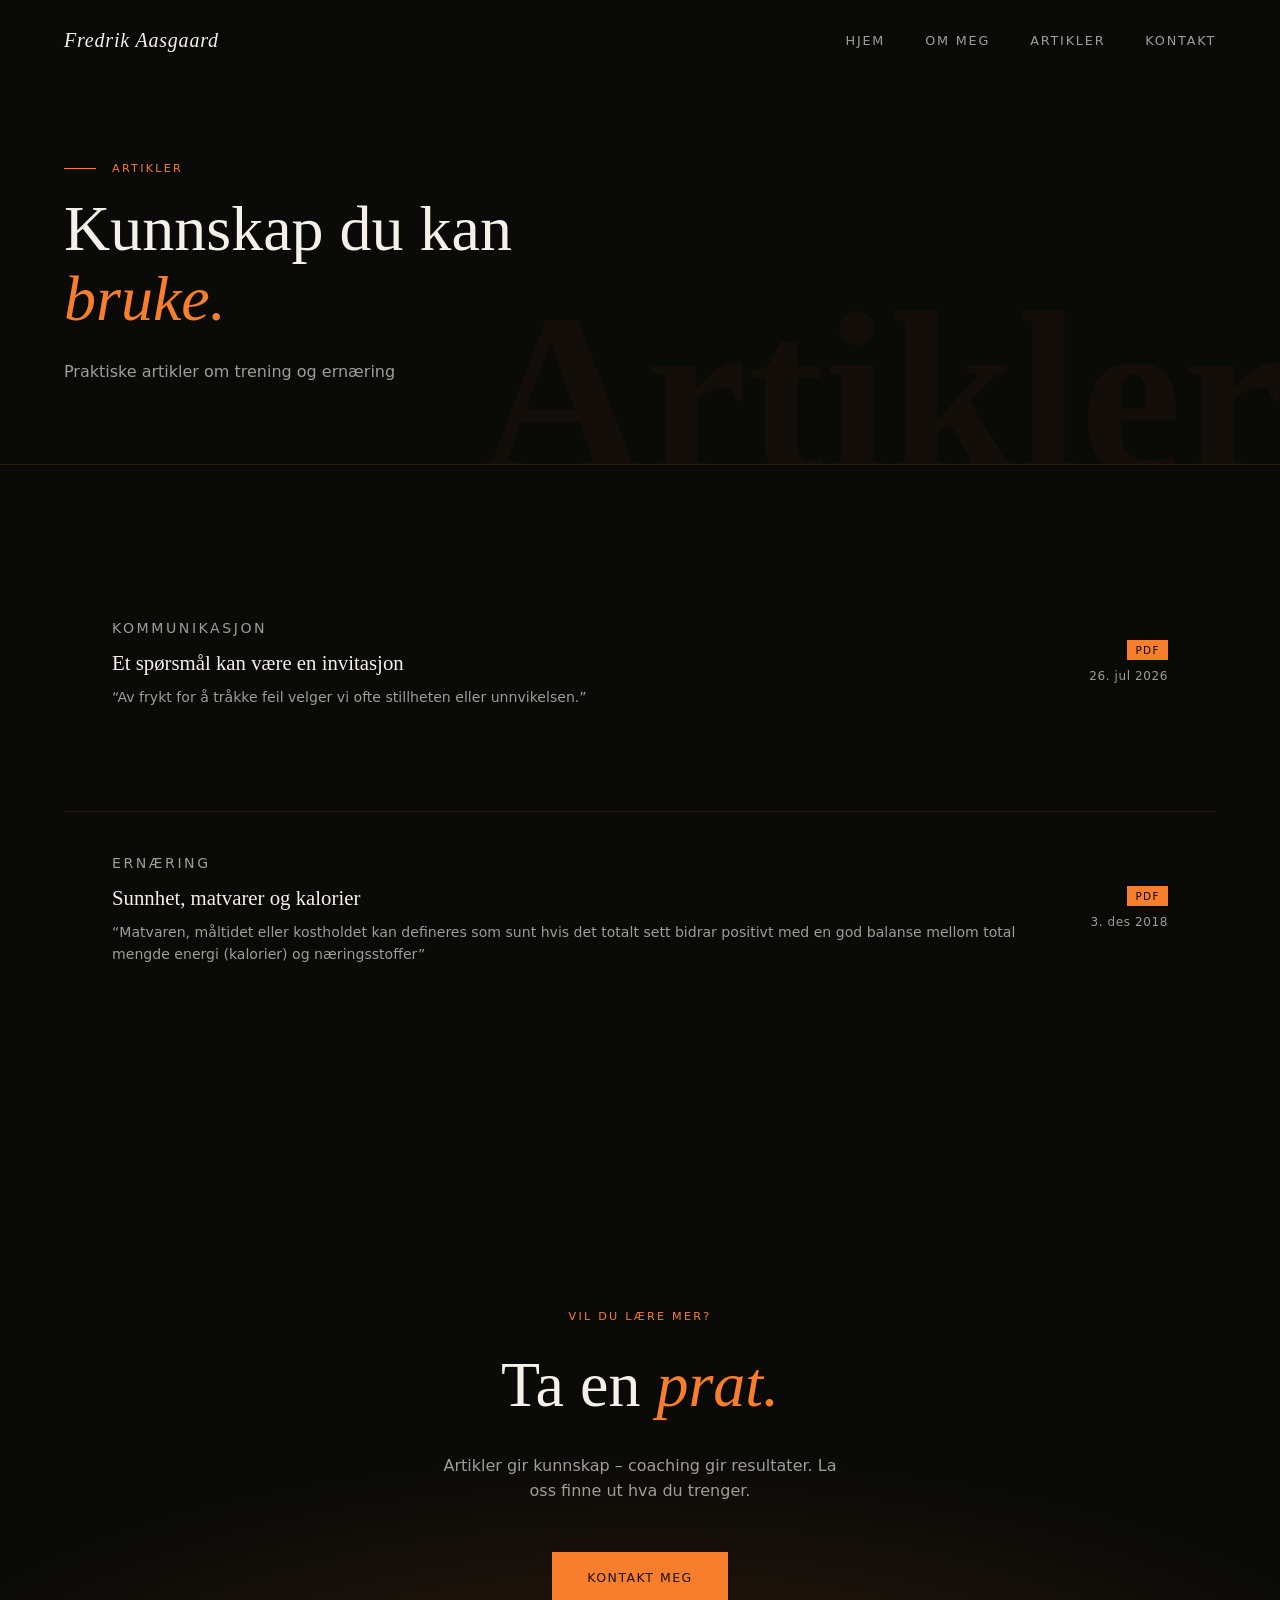
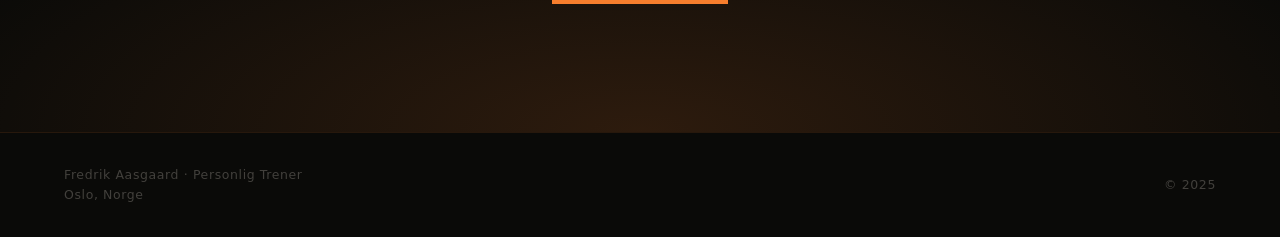
<file: artikler.html>
<!DOCTYPE html>
<html lang="no">
<head>
  <meta charset="UTF-8">
  <meta name="viewport" content="width=device-width, initial-scale=1.0">
  <meta name="robots" content="noindex, nofollow">
  <meta name="description" content="Artikler om styrketrening, ernæring og livsstil fra Fredrik Aasgaard – personlig trener i Oslo.">
  <title>Artikler — Fredrik Aasgaard · Personlig Trener</title>
  <link rel="stylesheet" href="style.css">
</head>
<body>

<nav class="nav" id="main-nav">
  <h2>Fredrik Aasgaard</h2>
  <ul>
    <li><a href="index.html">Hjem</a></li>
    <li><a href="ommeg.html">Om meg</a></li>
    <li><a href="artikler.html">Artikler</a></li>
    <li><a href="kontakt.html">Kontakt</a></li>
  </ul>
</nav>

<main>
<header class="page-header" data-title="Artikler">
  <div class="page-header-text">
    <div class="section-label reveal">Artikler</div>
    <h1 class="reveal">Kunnskap du kan <em>bruke.</em></h1>
    <p class="reveal">Praktiske artikler om trening og ernæring</p>
  </div>
</header>

<section class="section">

  <!--
  =====================================================
  LEGG TIL NY ARTIKKEL – kopier én av blokkene under.

  For ekstern lenke (nettside):
    <a href="https://eksempel.no/artikkel" class="article-item" target="_blank">

  For PDF i pdf/-mappen (åpnes i nettleseren):
    <a href="pdf/filnavn.pdf" class="article-item" target="_blank">

  Fyll ut:
    article-tag  → Styrketrening / Ernæring / Livsstil / Coaching
    h3           → Tittel
    p            → Ingress (én setning)
    article-date → Dato

  Legg nyeste artikkel ØVERST i listen.
  =====================================================
  -->

  <div class="article-list">
    
   <a href="https://freaa-code.github.io/freaapt/pdf/Et spørsmål kan være en invitasjon.pdf" class="article-item" target="_blank">
  <div>
    <p class="article-tag">Kommunikasjon</p>
    <h3>Et spørsmål kan være en invitasjon</h3>
    <p>“Av frykt for å tråkke feil velger vi ofte stillheten eller unnvikelsen.”</p>
  </div>
  <div class="article-meta">
    <span class="article-type">PDF</span>
    <span class="article-date">26. jul 2026</span>
  </div>
</a>

    
   <a href="https://freaa-code.github.io/freaapt/pdf/Sunnhet-matvarer-og-kalorier.pdf" class="article-item" target="_blank">
  <div>
    <p class="article-tag">Ernæring</p>
    <h3>Sunnhet, matvarer og kalorier</h3>
    <p>“Matvaren, måltidet eller kostholdet kan defineres som sunt hvis det totalt sett 
bidrar positivt med en god balanse mellom total mengde energi (kalorier) og næringsstoffer”</p>
  </div>
  <div class="article-meta">
    <span class="article-type">PDF</span>
    <span class="article-date">3. des 2018</span>
  </div>
</a>



 <!--
    <a href="#" class="article-item">
      <div>
        <p class="article-tag">Coaching</p>
        <h3>Hva skiller de som lykkes fra de som ikke gjør det?</h3>
        <p>Etter år med klienter har jeg sett et tydelig mønster. Det handler sjelden om motivasjon.</p>
      </div>
      <div class="article-meta">
        <span class="article-date">18. aug 2024</span>
      </div>
    </a>
-->


  </div>
</section>

<section class="cta-section">
  <div class="section-label reveal">Vil du lære mer?</div>
  <h2 class="reveal">Ta en <em>prat.</em></h2>
  <p class="reveal">Artikler gir kunnskap – coaching gir resultater. La oss finne ut hva du trenger.</p>
  <a href="kontakt.html" class="cta reveal">Kontakt meg</a>
</section>
</main>

<footer>
  <address>
    <p>Fredrik Aasgaard · Personlig Trener</p>
    <p>Oslo, Norge</p>
  </address>
  <p>© 2025</p>
</footer>

<script src="script.js"></script>
</body>
</html>
</file>
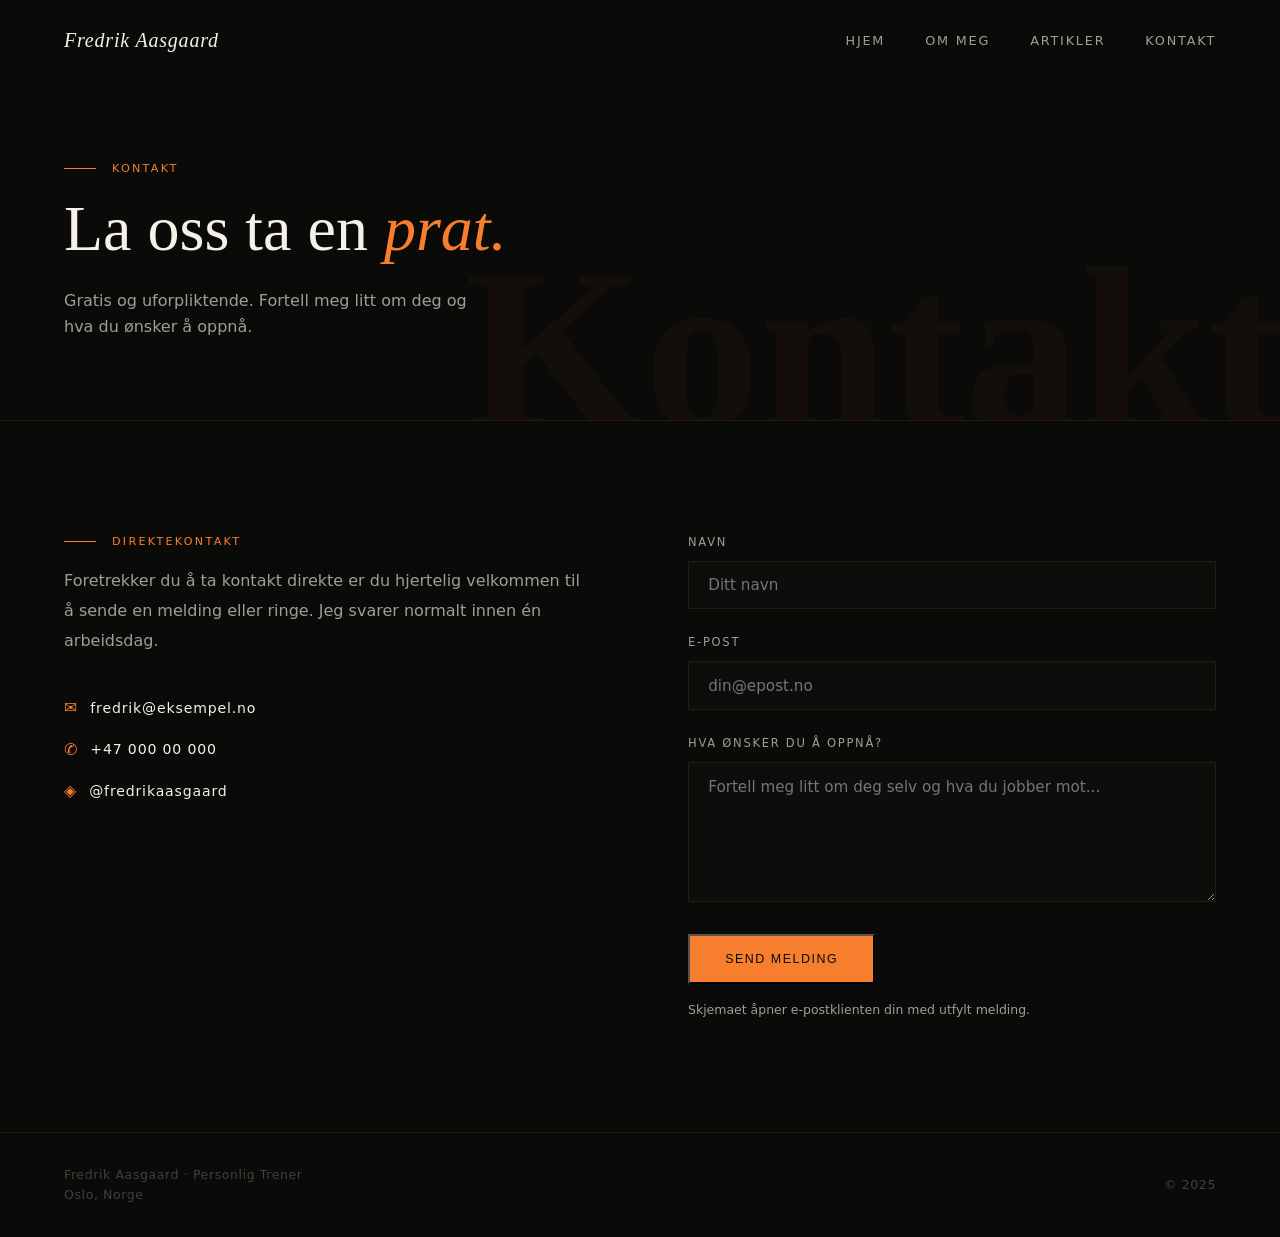
<file: kontakt.html>
<!DOCTYPE html>
<html lang="no">
<head>
  <meta charset="UTF-8">
  <meta name="viewport" content="width=device-width, initial-scale=1.0">
  <meta name="robots" content="noindex, nofollow">
  <meta name="description" content="Ta kontakt med Fredrik Aasgaard – personlig trener i Oslo. Gratis og uforpliktende samtale.">
  <title>Kontakt — Fredrik Aasgaard · Personlig Trener</title>
  <link rel="stylesheet" href="style.css">
</head>
<body>

<nav class="nav" id="main-nav">
  <h2>Fredrik Aasgaard</h2>
  <ul>
    <li><a href="index.html">Hjem</a></li>
    <li><a href="ommeg.html">Om meg</a></li>
    <li><a href="artikler.html">Artikler</a></li>
    <li><a href="kontakt.html">Kontakt</a></li>
  </ul>
</nav>

<main>
<header class="page-header" data-title="Kontakt">
  <div class="page-header-text">
    <div class="section-label">Kontakt</div>
    <h1>La oss ta en <em>prat.</em></h1>
    <p>Gratis og uforpliktende. Fortell meg litt om deg og hva du ønsker å oppnå.</p>
  </div>
</header>

<section class="section">
  <div class="contact-layout">

    <div class="contact-info">
      <div class="section-label">Direktekontakt</div>
      <p>Foretrekker du å ta kontakt direkte er du hjertelig velkommen til å sende en melding eller ringe. Jeg svarer normalt innen én arbeidsdag.</p>
      <div class="contact-detail">
        <a href="mailto:fredrik@eksempel.no">
          <span>✉</span>
          fredrik@eksempel.no
        </a>
        <a href="tel:+4700000000">
          <span>✆</span>
          +47 000 00 000
        </a>
        <a href="https://instagram.com/fredrikaasgaard" target="_blank">
          <span>◈</span>
          @fredrikaasgaard
        </a>
      </div>
    </div>

    <div class="contact-form">
      <div class="form-group">
        <label for="navn">Navn</label>
        <input type="text" id="navn" name="navn" placeholder="Ditt navn" autocomplete="name">
      </div>
      <div class="form-group">
        <label for="epost">E-post</label>
        <input type="email" id="epost" name="epost" placeholder="din@epost.no" autocomplete="email">
      </div>
      <div class="form-group">
        <label for="maal">Hva ønsker du å oppnå?</label>
        <textarea id="maal" name="maal" placeholder="Fortell meg litt om deg selv og hva du jobber mot..."></textarea>
      </div>
      <button type="button" class="cta" onclick="sendSkjema()">Send melding</button>
      <p class="form-notat">Skjemaet åpner e-postklienten din med utfylt melding.</p>
    </div>

  </div>
</section>
</main>

<footer>
  <address>
    <p>Fredrik Aasgaard · Personlig Trener</p>
    <p>Oslo, Norge</p>
  </address>
  <p>© 2025</p>
</footer>

<script src="script.js"></script>
<script>
  function sendSkjema() {
    const navn  = document.getElementById('navn').value.trim();
    const epost = document.getElementById('epost').value.trim();
    const maal  = document.getElementById('maal').value.trim();

    if (!navn || !epost || !maal) {
      alert('Vennligst fyll ut alle feltene.');
      return;
    }

    const emne  = encodeURIComponent('Henvendelse fra ' + navn);
    const kropp = encodeURIComponent('Hei Fredrik,\n\n' + maal + '\n\nMed vennlig hilsen,\n' + navn + '\n' + epost);
    window.location.href = 'mailto:fredrik@eksempel.no?subject=' + emne + '&body=' + kropp;
  }
</script>
</body>
</html>
</file>
<file: style.css>
/* ============================================
   style.css — Layout & komponenter
   ============================================ */

@import url('variables.css');

/* ── Reset ────────────────────────────────── */
*, *::before, *::after { box-sizing: border-box; margin: 0; padding: 0; }

html { scroll-behavior: smooth; }

body {
  background: var(--black);
  color: var(--cream);
  font-family: var(--sans);
  font-weight: 300;
  line-height: 1.6;
  overflow-x: hidden;
}

/* ── Navigation ───────────────────────────── */
.nav {
  position: fixed;
  top: 0; left: 0; right: 0;
  z-index: 100;
  display: flex;
  align-items: center;
  justify-content: space-between;
  padding: 1.5rem var(--space-l);
  transition: background var(--duration-m) var(--ease),
              padding var(--duration-s);
}

.nav.scrolled {
  background: rgba(10,10,8,0.92);
  backdrop-filter: blur(12px);
  -webkit-backdrop-filter: blur(12px);
  padding: 1rem var(--space-l);
  border-bottom: 1px solid var(--border);
}

.nav h2 {
  font-family: var(--serif);
  font-weight: 400;
  font-size: 1.25rem;
  letter-spacing: 0.04em;
  color: var(--cream);
  font-style: italic;
}

.nav ul {
  list-style: none;
  display: flex;
  gap: 2.5rem;
}

.nav ul a {
  color: var(--muted);
  text-decoration: none;
  font-size: 0.8rem;
  letter-spacing: 0.14em;
  text-transform: uppercase;
  font-weight: 500;
  transition: color var(--duration-s);
}

.nav ul a:hover { color: var(--orange); }

/* ── Knapper / CTAs ───────────────────────── */
.cta {
  display: inline-block;
  background: var(--orange);
  color: var(--black);
  text-decoration: none;
  font-size: 0.78rem;
  font-weight: 500;
  letter-spacing: 0.12em;
  text-transform: uppercase;
  padding: 1rem 2.2rem;
  transition: background var(--duration-s), transform var(--duration-s);
}

.cta:hover {
  background: var(--cream);
  transform: translateY(-2px);
}

.cta-ghost {
  color: var(--muted);
  text-decoration: none;
  font-size: 0.78rem;
  letter-spacing: 0.08em;
  text-transform: uppercase;
  font-weight: 400;
  border-bottom: 1px solid rgba(122,118,112,0.4);
  padding-bottom: 2px;
  transition: color var(--duration-s), border-color var(--duration-s);
}

.cta-ghost:hover {
  color: var(--cream);
  border-color: var(--cream);
}

/* ── Hero ─────────────────────────────────── */
.hero {
  min-height: 100vh;
  display: grid;
  grid-template-columns: 1fr 1fr;
  position: relative;
  overflow: hidden;
}

.hero-content {
  display: flex;
  flex-direction: column;
  justify-content: center;
  padding: 10rem var(--space-l) 6rem;
  position: relative;
  z-index: 2;
}

.hero-eyebrow {
  font-size: 0.7rem;
  letter-spacing: 0.22em;
  text-transform: uppercase;
  color: var(--orange);
  margin-bottom: 1.5rem;
  opacity: 0;
  transform: translateY(20px);
  animation: fadeUp 0.7s var(--ease) 0.3s forwards;
}

.hero h1 {
  font-family: var(--serif);
  font-size: clamp(3rem, 5vw, 5.5rem);
  font-weight: 400;
  line-height: 1.08;
  letter-spacing: -0.01em;
  margin-bottom: 2rem;
  opacity: 0;
  transform: translateY(30px);
  animation: fadeUp 0.9s var(--ease) 0.5s forwards;
}

.hero h1 em {
  font-style: italic;
  color: var(--orange);
}

.hero-bio {
  font-size: 1rem;
  color: var(--muted);
  max-width: 34ch;
  margin-bottom: 3rem;
  opacity: 0;
  transform: translateY(20px);
  animation: fadeUp 0.8s var(--ease) 0.75s forwards;
}

.hero-actions {
  display: flex;
  align-items: center;
  gap: 2rem;
  opacity: 0;
  transform: translateY(20px);
  animation: fadeUp 0.8s var(--ease) 0.95s forwards;
}

.hero-visual {
  position: relative;
  background: #111108;
  overflow: hidden;
}

.hero-visual::before {
  content: '';
  position: absolute;
  inset: 0;
  background:
    linear-gradient(135deg, rgba(247,126,45,0.07) 0%, transparent 60%),
    repeating-linear-gradient(
      -45deg,
      transparent, transparent 2px,
      rgba(247,126,45,0.03) 2px,
      rgba(247,126,45,0.03) 4px
    );
}

.hero-visual::after {
  content: attr(data-year);
  position: absolute;
  bottom: -0.15em; right: -0.05em;
  font-family: var(--serif);
  font-size: 22vw;
  font-weight: 700;
  color: rgba(247,126,45,0.05);
  line-height: 1;
  pointer-events: none;
  user-select: none;
}

.hero-line {
  position: absolute;
  top: 0; bottom: 0; left: 0;
  width: 1px;
  background: linear-gradient(
    to bottom,
    transparent,
    rgba(247,126,45,0.35) 30%,
    rgba(247,126,45,0.35) 70%,
    transparent
  );
}

.hero-img {
  position: absolute;
  top: 0;
  left: 0;
  right: 0;
  bottom: 0;
  width: 100%;
  height: 100%;
  object-fit: cover;
  object-position: center top;
  opacity: 0.6;
  clip-path: inset(80px 0 0 0);
}

.hero-stat-block {
  position: absolute;
  bottom: 4rem; left: 3rem;
  z-index: 2;
  opacity: 0;
  animation: fadeUp 0.9s var(--ease) 1.2s forwards;
}

.hero-stat {
  display: flex;
  flex-direction: column;
  margin-bottom: 1.5rem;
}

.hero-stat-number {
  font-family: var(--serif);
  font-size: 2rem;
  font-weight: 400;
  color: var(--orange);
  line-height: 1.1;
}

.hero-stat-label {
  font-size: 0.7rem;
  letter-spacing: 0.15em;
  text-transform: uppercase;
  color: var(--muted);
  margin-top: 0.3rem;
}

/* ── Side-header (brukes på indre sider) ──── */
.page-header {
  padding: 10rem var(--space-l) 5rem;
  border-bottom: 1px solid var(--border);
  position: relative;
  overflow: hidden;
}

.page-header::after {
  content: attr(data-title);
  position: absolute;
  bottom: -0.2em; right: -0.02em;
  font-family: var(--serif);
  font-size: 18vw;
  font-weight: 700;
  color: rgba(247,126,45,0.04);
  line-height: 1;
  pointer-events: none;
  user-select: none;
  white-space: nowrap;
}

/* To-kolonne layout med valgfritt bilde */
.page-header-inner {
  display: grid;
  grid-template-columns: 1fr 1fr;
  gap: 4rem;
  align-items: center;
  position: relative;
  z-index: 1;
}

.page-header-text .section-label { margin-bottom: 1rem; }

/* Fallback for sider uten .page-header-inner */
.page-header .section-label { margin-bottom: 1rem; }

.page-header h1 {
  font-family: var(--serif);
  font-size: clamp(2.5rem, 5vw, 5rem);
  font-weight: 400;
  line-height: 1.1;
  max-width: 18ch;
}

.page-header h1 em {
  font-style: italic;
  color: var(--orange);
}

.page-header p {
  color: var(--muted);
  max-width: 42ch;
  margin-top: 1.5rem;
  font-size: 1rem;
}

/* Hero-portrett */
.page-header-image {
  position: relative;
}

.hero-portrait {
  width: 100%;
  aspect-ratio: 3 / 4;
  object-fit: cover;
  object-position: top center;
  display: block;
  filter: grayscale(20%);
  background: #1a1a16;
  min-height: 300px;
}

/* Dekorativ ramme rundt bildet */
.page-header-image::before {
  content: '';
  position: absolute;
  inset: -1rem 1rem 1rem -1rem;
  border: 1px solid var(--border);
  pointer-events: none;
  z-index: -1;
}

/* ── Seksjoner ────────────────────────────── */
.section {
  padding: var(--space-xl) var(--space-l);
  position: relative;
}

.section-label {
  font-size: 0.7rem;
  letter-spacing: 0.2em;
  text-transform: uppercase;
  color: var(--orange);
  display: flex;
  align-items: center;
  gap: 1rem;
  margin-bottom: 1rem;
}

.section-label::before {
  content: '';
  display: block;
  width: 2rem; height: 1px;
  background: var(--orange);
}

.section-title {
  font-family: var(--serif);
  font-size: clamp(2rem, 3.5vw, 3.5rem);
  font-weight: 400;
  line-height: 1.15;
  margin-bottom: 4rem;
  max-width: 20ch;
}

.section-title em { font-style: italic; color: var(--orange); }

/* ── Services grid ────────────────────────── */
.grid {
  display: grid;
  grid-template-columns: repeat(3, 1fr);
  gap: 1px;
  background: var(--border);
}

.card {
  background: var(--black);
  padding: 3rem 2.5rem;
  position: relative;
  overflow: hidden;
  transition: background var(--duration-m);
  cursor: default;
}

.card::after {
  content: '';
  position: absolute;
  bottom: 0; left: 0; right: 0;
  height: 2px;
  background: var(--orange);
  transform: scaleX(0);
  transform-origin: left;
  transition: transform var(--duration-m) var(--ease);
}

.card:hover { background: #0f0f0c; }
.card:hover::after { transform: scaleX(1); }

.card-icon { font-size: 1.8rem; margin-bottom: 1.5rem; display: block; }

.card-title {
  font-family: var(--serif);
  font-size: 1.4rem;
  font-weight: 400;
  margin-bottom: 0.75rem;
  color: var(--cream);
}

.card-desc { font-size: 0.9rem; color: var(--muted); line-height: 1.7; }

/* ── Approach ─────────────────────────────── */
.approach {
  background: var(--surface);
  border-top: 1px solid var(--border);
  border-bottom: 1px solid var(--border);
}

.approach-inner {
  display: grid;
  grid-template-columns: 1fr 1fr;
  gap: 6rem;
  align-items: center;
}

.approach-text p { font-size: 1.05rem; color: var(--muted); line-height: 1.85; margin-bottom: 1.5rem; }

.pillar {
  display: flex;
  align-items: flex-start;
  gap: 1.5rem;
  padding: 1.75rem 0;
  border-bottom: 1px solid var(--border);
}

.pillar:first-child { border-top: 1px solid var(--border); }

.pillar-num {
  font-family: var(--serif);
  font-size: 1rem;
  font-style: italic;
  color: var(--orange);
  min-width: 2rem;
  padding-top: 0.1rem;
}

.pillar-body h4 {
  font-family: var(--serif);
  font-weight: 400;
  font-size: 1.05rem;
  color: var(--cream);
  margin-bottom: 0.3rem;
}

.pillar-body p { font-size: 0.88rem; color: var(--muted); }

/* ── Results strip ────────────────────────── */
.results-strip {
  display: grid;
  grid-template-columns: repeat(3, 1fr);
  gap: 1px;
  background: var(--border);
}

.result-item { background: var(--black); padding: 3.5rem 3rem; text-align: center; }

.result-value {
  font-family: var(--serif);
  font-size: 1.6rem;
  font-weight: 400;
  font-style: italic;
  color: var(--orange);
  line-height: 1.2;
  display: block;
  margin-bottom: 0.6rem;
}

.result-label { font-size: 0.75rem; letter-spacing: 0.15em; text-transform: uppercase; color: var(--muted); }

/* ── Fakta-kolonne (om meg-siden) ─────────── */
.fakta-strip {
  display: flex;
  flex-direction: column;
  gap: 1px;
  background: var(--border);
}

.fakta-item {
  background: var(--black);
  padding: 2rem 2.5rem;
}

.fakta-tittel {
  font-family: var(--serif);
  font-size: 1.2rem;
  font-weight: 400;
  font-style: italic;
  color: var(--orange);
  display: block;
  margin-bottom: 0.5rem;
}

.fakta-tekst {
  font-size: 0.78rem;
  letter-spacing: 0.1em;
  text-transform: uppercase;
  color: var(--muted);
  line-height: 1.9;
  display: block;
}

/* ── Brødtekst / artikkelinnhold ──────────── */
.prose {
  max-width: 68ch;
}

.prose p {
  font-size: 1.05rem;
  color: var(--muted);
  line-height: 1.85;
  margin-bottom: 1.5rem;
}

.prose h3 {
  font-family: var(--serif);
  font-size: 1.5rem;
  font-weight: 400;
  color: var(--cream);
  margin: 2.5rem 0 1rem;
}

.prose h3 em { font-style: italic; color: var(--orange); }

/* ── Artikkel-liste ───────────────────────── */
.article-list {
  display: flex;
  flex-direction: column;
  gap: 1px;
  background: var(--border);
}

.article-item {
  background: var(--black);
  padding: 2.5rem 3rem;
  display: grid;
  grid-template-columns: 1fr auto;
  align-items: center;
  gap: 2rem;
  text-decoration: none;
  color: inherit;
  transition: background var(--duration-m);
  position: relative;
}

.article-item::after {
  content: '→';
  font-size: 1.2rem;
  color: var(--orange);
  opacity: 0;
  transform: translateX(-8px);
  transition: opacity var(--duration-s), transform var(--duration-s);
}

.article-item:hover { background: #0f0f0c; }
.article-item:hover::after { opacity: 1; transform: translateX(0); }

.article-tag {
  font-size: 0.68rem;
  letter-spacing: 0.18em;
  text-transform: uppercase;
  color: var(--orange);
  margin-bottom: 0.4rem;
}

.article-item h3 {
  font-family: var(--serif);
  font-size: 1.3rem;
  font-weight: 400;
  color: var(--cream);
  margin-bottom: 0.4rem;
}

.article-item p { font-size: 0.88rem; color: var(--muted); }

.article-meta {
  display: flex;
  flex-direction: column;
  align-items: flex-end;
  gap: 0.4rem;
  flex-shrink: 0;
}

.article-date { font-size: 0.75rem; color: var(--muted); letter-spacing: 0.05em; white-space: nowrap; }

.article-type {
  font-size: 0.65rem;
  letter-spacing: 0.14em;
  text-transform: uppercase;
  color: var(--black);
  background: var(--orange);
  padding: 2px 8px;
  font-weight: 500;
}

/* ── Video-seksjon ────────────────────────── */
.video-grid {
  display: grid;
  grid-template-columns: repeat(3, 1fr);
  gap: 1.5rem;
}

.video-kort {
  display: flex;
  flex-direction: column;
  gap: 0.75rem;
}

.video-wrapper {
  position: relative;
  width: 100%;
  aspect-ratio: 16 / 9;
  background: var(--surface);
  border: 1px solid var(--border);
  overflow: hidden;
}

.video-wrapper iframe {
  position: absolute;
  inset: 0;
  width: 100%;
  height: 100%;
  border: none;
}

.video-fallback {
  position: absolute;
  inset: 0;
  display: flex;
  flex-direction: column;
  align-items: center;
  justify-content: center;
  gap: 0.5rem;
  padding: 1rem;
  text-align: center;
}

.video-thumbnail {
  position: absolute;
  inset: 0;
  width: 100%;
  height: 100%;
  object-fit: cover;
}

.video-play {
  width: 56px;
  height: 56px;
  background: rgba(247,126,45,0.9);
  color: var(--black);
  border-radius: 50%;
  display: flex;
  align-items: center;
  justify-content: center;
  font-size: 1.2rem;
  padding-left: 4px;
  transition: background var(--duration-s), transform var(--duration-s);
}

.video-fallback:hover .video-play {
  background: var(--orange);
  transform: scale(1.08);
}

.video-fallback-lenke {
  font-size: 0.72rem;
  letter-spacing: 0.1em;
  text-transform: uppercase;
  color: var(--orange);
  text-decoration: none;
  border-bottom: 1px solid rgba(247,126,45,0.3);
  padding-bottom: 1px;
  margin-top: 0.25rem;
  transition: border-color var(--duration-s);
}

.video-fallback-lenke:hover { border-color: var(--orange); }

.video-tittel {
  font-size: 0.88rem;
  color: var(--muted);
  margin: 0;
}

@media (max-width: 900px) {
  .video-grid { grid-template-columns: 1fr; }
}

/* ── Utøverkort (om meg-siden) ────────────── */
.utover-kort {
  display: block;
  text-decoration: none;
  background: var(--surface);
  border: 1px solid var(--border);
  max-width: 520px;
  transition: border-color var(--duration-s);
}

.utover-kort:hover { border-color: var(--orange); }

.utover-kort-header {
  background: rgba(247,126,45,0.07);
  border-bottom: 1px solid var(--border);
  padding: 14px 20px;
  display: flex;
  justify-content: space-between;
  align-items: center;
}

.utover-kort-label {
  font-size: 0.68rem;
  letter-spacing: 0.18em;
  text-transform: uppercase;
  color: var(--orange);
}

.utover-kort-body { padding: 20px; }

.utover-kort-navn {
  font-family: var(--serif);
  font-size: 1.15rem;
  font-weight: 400;
  color: var(--cream);
  margin: 0 0 4px;
}

.utover-kort-sub {
  font-size: 0.68rem;
  letter-spacing: 0.1em;
  text-transform: uppercase;
  color: var(--muted);
  margin: 0;
}

.utover-tall-grid {
  display: grid;
  grid-template-columns: repeat(4, 1fr);
  gap: 1px;
  background: var(--border);
  margin-top: 16px;
}

.utover-tall-celle {
  background: var(--surface);
  padding: 14px 10px;
  text-align: center;
}

.utover-tall {
  display: block;
  font-family: var(--serif);
  font-size: 1.4rem;
  font-weight: 400;
  color: var(--orange);
  line-height: 1;
}

.utover-tall-etikett {
  display: block;
  font-size: 0.65rem;
  letter-spacing: 0.12em;
  text-transform: uppercase;
  color: var(--muted);
  margin-top: 4px;
}

.utover-kort-footer {
  background: var(--surface);
  padding: 10px 14px;
  display: flex;
  justify-content: space-between;
  margin-top: 1px;
}

.utover-kort-footer span {
  font-size: 0.72rem;
  color: var(--muted);
}

.utover-kort-footer .dots { color: var(--orange); }

/* ── Kontaktskjema ────────────────────────── */
.contact-layout {
  display: grid;
  grid-template-columns: 1fr 1fr;
  gap: 6rem;
  align-items: start;
}

.contact-info p { font-size: 1rem; color: var(--muted); line-height: 1.85; margin-bottom: 2rem; }

.contact-detail {
  display: flex;
  flex-direction: column;
  gap: 1rem;
  margin-top: 2.5rem;
}

.contact-detail a {
  color: var(--cream);
  text-decoration: none;
  font-size: 0.88rem;
  letter-spacing: 0.06em;
  display: flex;
  align-items: center;
  gap: 0.75rem;
  transition: color var(--duration-s);
}

.contact-detail a:hover { color: var(--orange); }

.contact-detail span { color: var(--orange); font-size: 1rem; }

.form-group { margin-bottom: 1.5rem; }

.form-group label {
  display: block;
  font-size: 0.72rem;
  letter-spacing: 0.15em;
  text-transform: uppercase;
  color: var(--muted);
  margin-bottom: 0.6rem;
}

.form-group input,
.form-group textarea {
  width: 100%;
  background: var(--surface);
  border: 1px solid var(--border);
  color: var(--cream);
  font-family: var(--sans);
  font-size: 0.95rem;
  padding: 0.9rem 1.2rem;
  outline: none;
  transition: border-color var(--duration-s);
  -webkit-appearance: none;
  border-radius: 0;
}

.form-group input:focus,
.form-group textarea:focus { border-color: var(--orange); }

.form-group textarea { resize: vertical; min-height: 140px; }

.form-notat {
  font-size: 0.78rem;
  color: var(--muted);
  margin-top: 1rem;
}

/* ── CTA-seksjon ──────────────────────────── */
.cta-section {
  text-align: center;
  padding: 8rem var(--space-l);
  background: var(--black);
  position: relative;
  overflow: hidden;
}

.cta-section::before {
  content: '';
  position: absolute; inset: 0;
  background: radial-gradient(ellipse 60% 50% at 50% 100%, var(--orange-dim), transparent);
  pointer-events: none;
}

.cta-section .section-label { justify-content: center; margin-bottom: 1.5rem; }
.cta-section .section-label::before { display: none; }

.cta-section h2 {
  font-family: var(--serif);
  font-size: clamp(2.5rem, 5vw, 5rem);
  font-weight: 400;
  margin-bottom: 2rem;
  line-height: 1.1;
}

.cta-section h2 em { font-style: italic; color: var(--orange); }

.cta-section p { color: var(--muted); max-width: 40ch; margin: 0 auto 3rem; font-size: 1rem; }

/* ── Footer ───────────────────────────────── */
footer {
  padding: 2rem var(--space-l);
  border-top: 1px solid var(--border);
  display: flex;
  justify-content: space-between;
  align-items: center;
}

footer p,
footer address {
  font-size: 0.78rem;
  color: rgba(122,118,112,0.5);
  letter-spacing: 0.05em;
  font-style: normal;
}

/* ── Animasjoner ──────────────────────────── */
@keyframes fadeUp {
  to { opacity: 1; transform: translateY(0); }
}

.reveal {
  opacity: 0;
  transform: translateY(28px);
  transition: opacity var(--duration-l) var(--ease),
              transform var(--duration-l) var(--ease);
}

.reveal.visible { opacity: 1; transform: none; }

/* ── Responsiv ────────────────────────────── */
@media (max-width: 900px) {
  .nav         { padding: 1.25rem 2rem; }
  .nav.scrolled { padding: 0.9rem 2rem; }

  /* Nav: skjul lenker på veldig smal skjerm */
  .nav ul { gap: 1.25rem; }
  .nav ul a { font-size: 0.72rem; letter-spacing: 0.08em; }

  /* Hero */
  .hero { grid-template-columns: 1fr; }
  .hero-content { padding: 8rem 2rem 4rem; }
  .hero-visual  { height: 40vh; }

  /* Side-header med bilde */
  .page-header { padding: 8rem 2rem 4rem; }
  .page-header-inner { grid-template-columns: 1fr; gap: 2.5rem; }
  .page-header-image { order: -1; }          /* Bilde øverst på mobil */
  .hero-portrait { aspect-ratio: 4 / 3; min-height: auto; }
  .page-header-image::before { display: none; } /* Fjern ramme på mobil */

  /* Seksjoner */
  .section { padding: 5rem 2rem; }

  /* Grid og strips */
  .grid,
  .results-strip { grid-template-columns: 1fr; }

  /* Approach og kontakt */
  .approach-inner,
  .contact-layout { grid-template-columns: 1fr; gap: 3rem; }

  /* Fakta-kolonne */
  .fakta-strip { gap: 1px; }

  /* Artikler */
  .article-item { grid-template-columns: 1fr; }
  .article-date { display: none; }

  /* CTA */
  .cta-section { padding: 6rem 2rem; }

  /* Footer */
  footer {
    flex-direction: column;
    gap: 1rem;
    text-align: center;
    padding: 2rem;
  }
}

@media (max-width: 480px) {
   .utover-tall { font-size: 1.1rem; }
.utover-tall-celle { padding: 12px 6px; }
  .nav h2 { font-size: 1rem; }
  .nav ul { gap: 1rem; }
  .nav ul a { font-size: 0.68rem; }

  .hero h1 { font-size: 2.4rem; }
  .page-header h1 { font-size: 2.2rem; }
  .section-title { font-size: 1.8rem; }
  .cta-section h2 { font-size: 2rem; }

  .card { padding: 2rem 1.5rem; }
  .pillar { gap: 1rem; }

  .cta { padding: 0.9rem 1.6rem; font-size: 0.72rem; }
}
</file>
